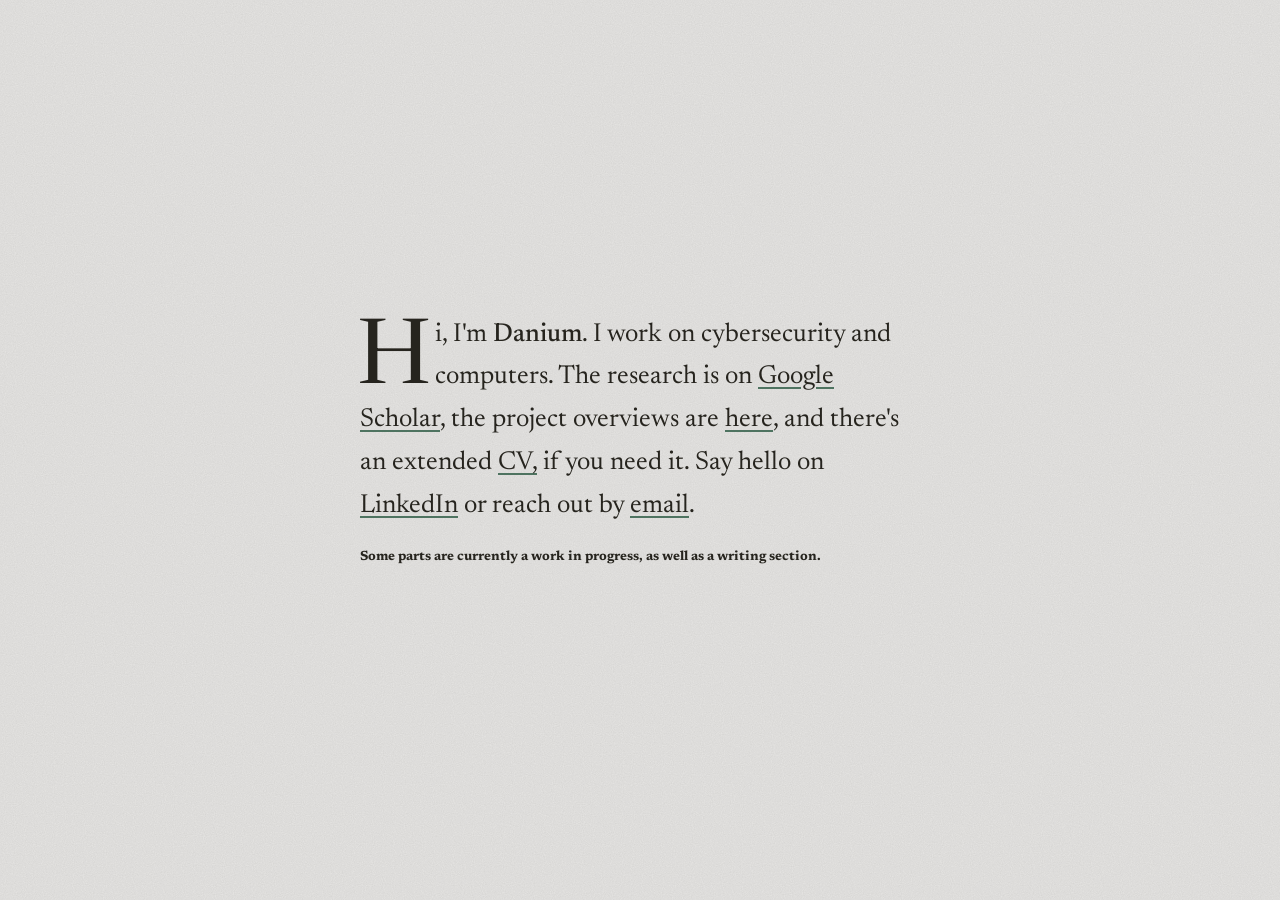
<file: index.html>
<!DOCTYPE html>
<html lang="en">
<head>
<meta charset="UTF-8">
<meta name="viewport" content="width=device-width, initial-scale=1.0">
<title>Danium Syed</title>
<meta name="description" content="Danium Syed — researcher and engineer working on security.">
<link rel="preconnect" href="https://fonts.googleapis.com">
<link rel="preconnect" href="https://fonts.gstatic.com" crossorigin>
<link href="https://fonts.googleapis.com/css2?family=Newsreader:ital,wght@0,400;0,500;1,400&display=swap" rel="stylesheet">
<link rel="stylesheet" href="assets/css/main.css">
</head>
<body class="home">

  <svg class="grain" xmlns="http://www.w3.org/2000/svg">
    <filter id="grain-filter">
      <feTurbulence type="fractalNoise" baseFrequency="0.9" numOctaves="2" seed="7" stitchTiles="stitch" result="noise"/>
      <feColorMatrix in="noise" type="matrix"
        values="0 0 0 0 0
                0 0 0 0 0
                0 0 0 0 0
                0 0 0 0.07 0"/>
    </filter>
    <rect width="100%" height="100%" filter="url(#grain-filter)"/>
  </svg>


  <main>
    <p class="intro">
      Hi, I'm <span class="name">Danium</span>. I work on cybersecurity and computers. The research is on <a href="https://scholar.google.com/citations?user=OWGHxCsAAAAJ&hl=en">Google Scholar</a>,
      the project overviews are <a href="projects.html">here</a>, and there's an extended <a href="/rendercv_output/Danium_Shahnowaz_Syed_CV.pdf">CV,</a>
      if you need it. Say hello on <a href="https://www.linkedin.com/in/danium-syed/">LinkedIn</a>
      or reach out by <a href="mailto:danium.syed@stu.khas.edu.tr">email</a>.
    </p>
    <h5> Some parts are currently a work in progress, as well as a writing section. </h5>
  </main>
  <!-- Cloudflare Web Analytics --><script type='module' src='https://static.cloudflareinsights.com/beacon.min.js' data-cf-beacon='{"token": "2175d826db28452ca806c9504b38528f"}'></script><!-- End Cloudflare Web Analytics -->
</body>
</html>
</file>
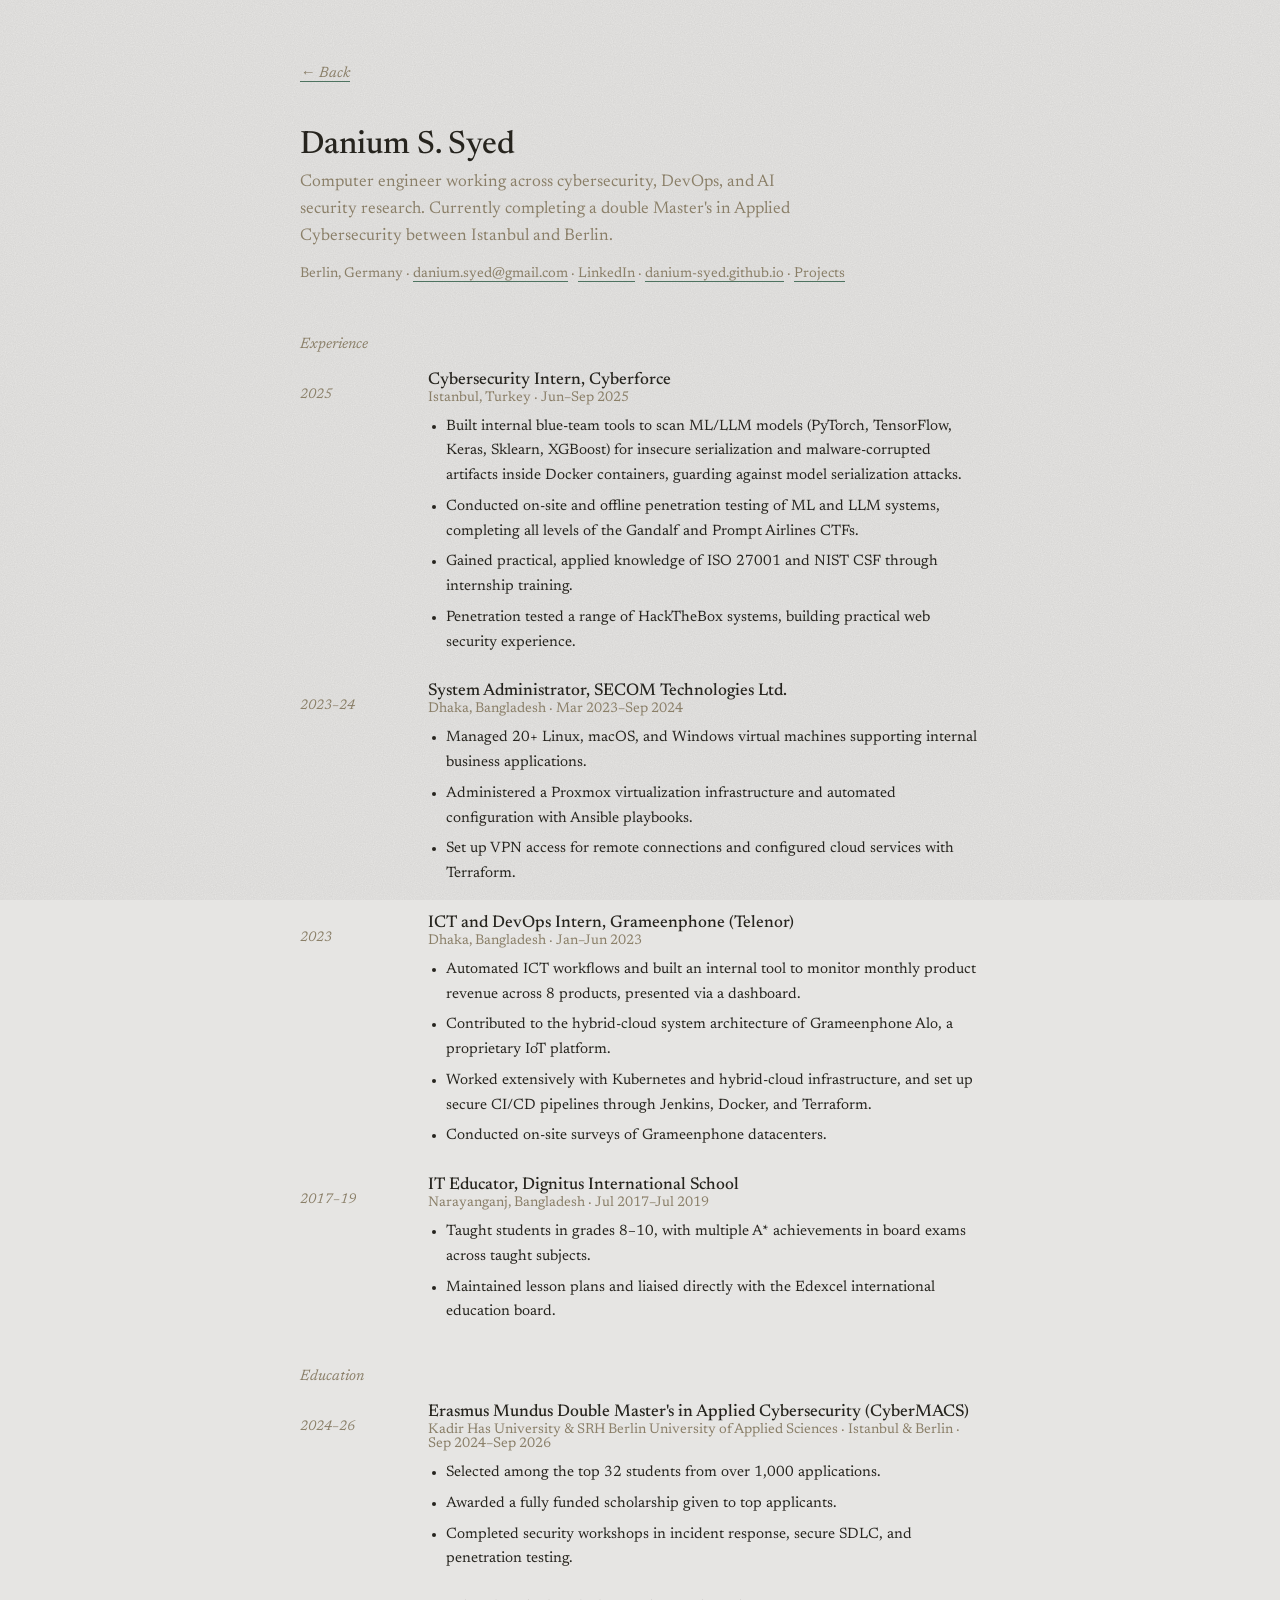
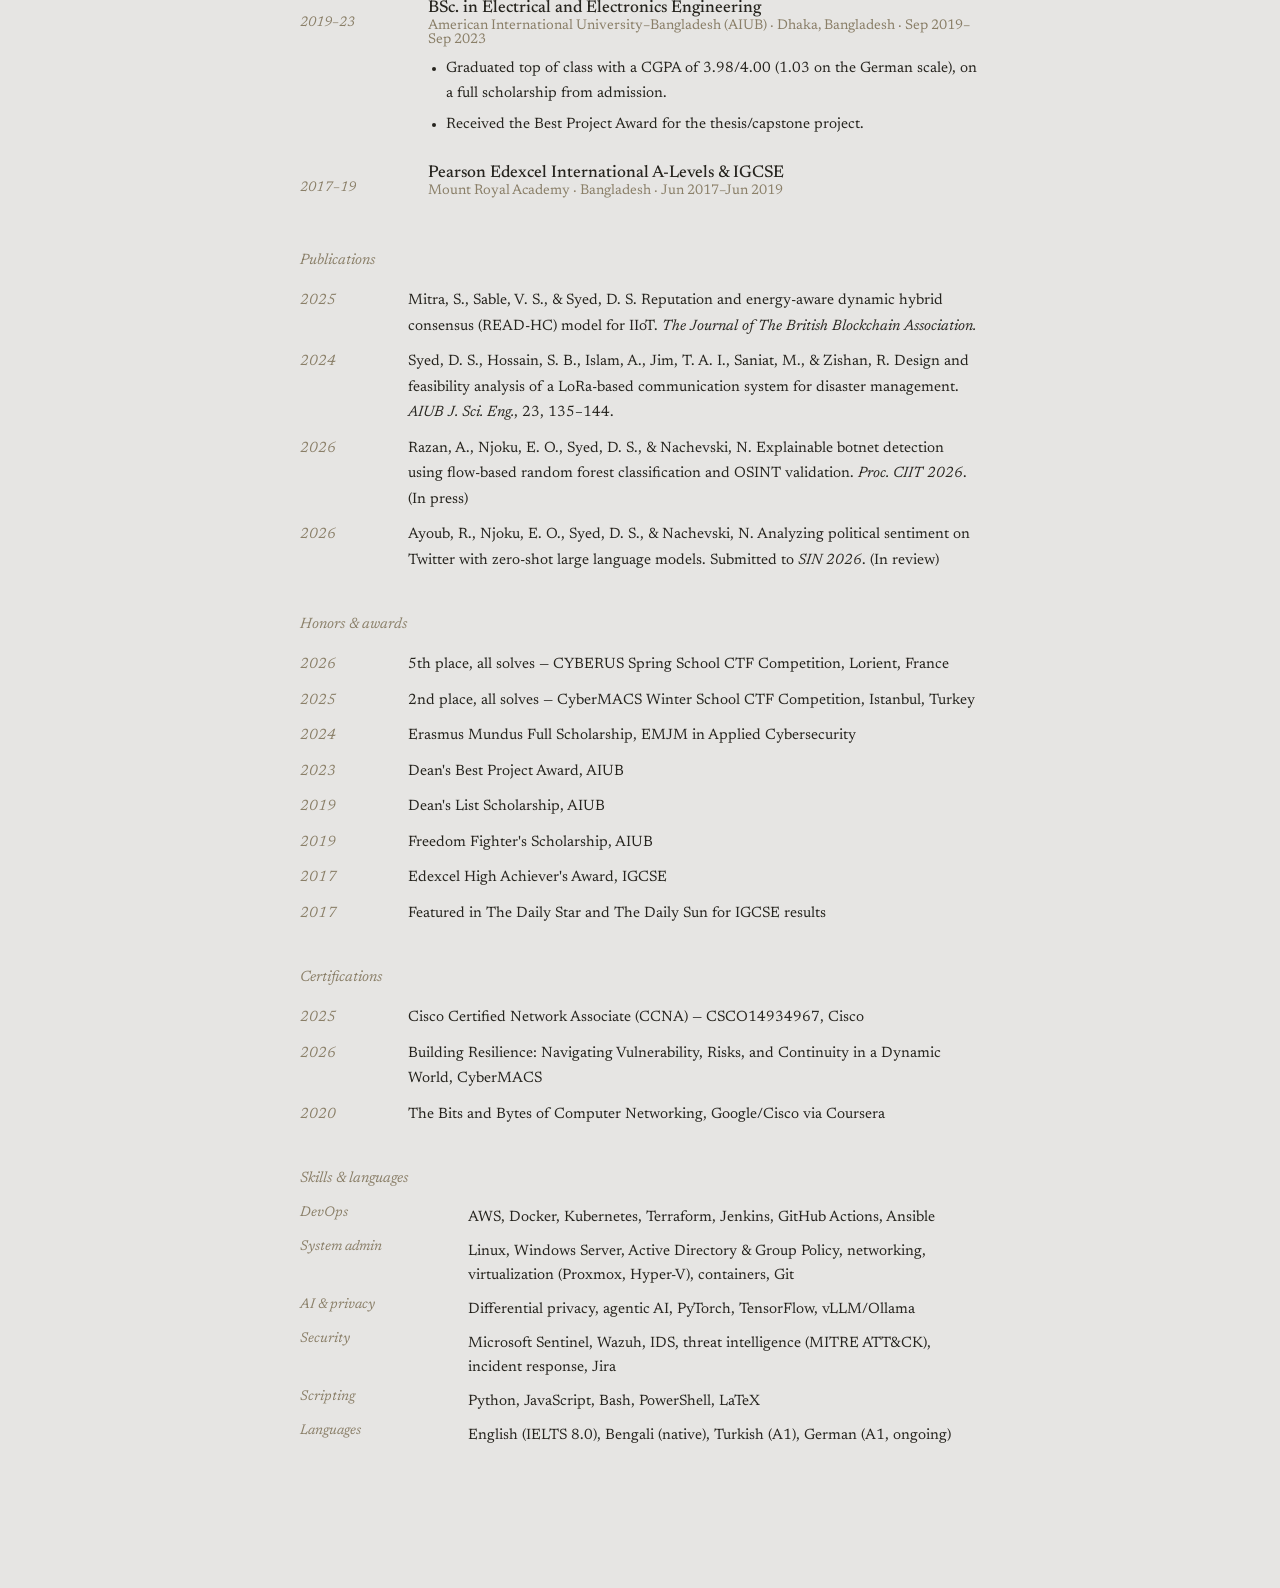
<file: cv.html>
<!DOCTYPE html>
<html lang="en">
<head>
<meta charset="UTF-8">
<meta name="viewport" content="width=device-width, initial-scale=1.0">
<title>CV — Danium Syed</title>
<meta name="description" content="Extended CV of Danium Syed — computer engineer working in cybersecurity, DevOps, and AI security research.">
<link rel="preconnect" href="https://fonts.googleapis.com">
<link rel="preconnect" href="https://fonts.gstatic.com" crossorigin>
<link href="https://fonts.googleapis.com/css2?family=Newsreader:ital,wght@0,400;0,500;1,400&display=swap" rel="stylesheet">
<link rel="stylesheet" href="assets/css/main.css">
</head>
<body class="cv-page">

  <svg class="grain" xmlns="http://www.w3.org/2000/svg">
    <filter id="grain-filter">
      <feTurbulence type="fractalNoise" baseFrequency="0.9" numOctaves="2" seed="7" stitchTiles="stitch" result="noise"/>
      <feColorMatrix in="noise" type="matrix"
        values="0 0 0 0 0
                0 0 0 0 0
                0 0 0 0 0
                0 0 0 0.07 0"/>
    </filter>
    <rect width="100%" height="100%" filter="url(#grain-filter)"/>
  </svg>

  <main>
    <a class="back-link" href="index.html">&larr; Back</a>

    <header class="page-header">
      <h1>Danium S. Syed</h1>
      <p class="tagline">Computer engineer working across cybersecurity, DevOps, and AI security research. Currently completing a double Master's in Applied Cybersecurity between Istanbul and Berlin.</p>
      <p class="contact">
        Berlin, Germany &middot;
        <a href="mailto:danium.syed@gmail.com">danium.syed@gmail.com</a> &middot;
        <a href="https://www.linkedin.com/in/danium-syed/">LinkedIn</a> &middot;
        <a href="https://danium-syed.github.io">danium-syed.github.io</a> &middot;
        <a href="projects.html">Projects</a>
      </p>
    </header>

    <section>
      <h2>Experience</h2>

      <div class="entry">
        <p class="when">2025</p>
        <div>
          <p class="role">Cybersecurity Intern, Cyberforce</p>
          <p class="place">Istanbul, Turkey &middot; Jun&ndash;Sep 2025</p>
          <ul>
            <li>Built internal blue-team tools to scan ML/LLM models (PyTorch, TensorFlow, Keras, Sklearn, XGBoost) for insecure serialization and malware-corrupted artifacts inside Docker containers, guarding against model serialization attacks.</li>
            <li>Conducted on-site and offline penetration testing of ML and LLM systems, completing all levels of the Gandalf and Prompt Airlines CTFs.</li>
            <li>Gained practical, applied knowledge of ISO 27001 and NIST CSF through internship training.</li>
            <li>Penetration tested a range of HackTheBox systems, building practical web security experience.</li>
          </ul>
        </div>
      </div>

      <div class="entry">
        <p class="when">2023&ndash;24</p>
        <div>
          <p class="role">System Administrator, SECOM Technologies Ltd.</p>
          <p class="place">Dhaka, Bangladesh &middot; Mar 2023&ndash;Sep 2024</p>
          <ul>
            <li>Managed 20+ Linux, macOS, and Windows virtual machines supporting internal business applications.</li>
            <li>Administered a Proxmox virtualization infrastructure and automated configuration with Ansible playbooks.</li>
            <li>Set up VPN access for remote connections and configured cloud services with Terraform.</li>
          </ul>
        </div>
      </div>

      <div class="entry">
        <p class="when">2023</p>
        <div>
          <p class="role">ICT and DevOps Intern, Grameenphone (Telenor)</p>
          <p class="place">Dhaka, Bangladesh &middot; Jan&ndash;Jun 2023</p>
          <ul>
            <li>Automated ICT workflows and built an internal tool to monitor monthly product revenue across 8 products, presented via a dashboard.</li>
            <li>Contributed to the hybrid-cloud system architecture of Grameenphone Alo, a proprietary IoT platform.</li>
            <li>Worked extensively with Kubernetes and hybrid-cloud infrastructure, and set up secure CI/CD pipelines through Jenkins, Docker, and Terraform.</li>
            <li>Conducted on-site surveys of Grameenphone datacenters.</li>
          </ul>
        </div>
      </div>

      <div class="entry">
        <p class="when">2017&ndash;19</p>
        <div>
          <p class="role">IT Educator, Dignitus International School</p>
          <p class="place">Narayanganj, Bangladesh &middot; Jul 2017&ndash;Jul 2019</p>
          <ul>
            <li>Taught students in grades 8&ndash;10, with multiple A* achievements in board exams across taught subjects.</li>
            <li>Maintained lesson plans and liaised directly with the Edexcel international education board.</li>
          </ul>
        </div>
      </div>
    </section>

    <section>
      <h2>Education</h2>

      <div class="entry">
        <p class="when">2024&ndash;26</p>
        <div>
          <p class="role">Erasmus Mundus Double Master's in Applied Cybersecurity (CyberMACS)</p>
          <p class="place">Kadir Has University &amp; SRH Berlin University of Applied Sciences &middot; Istanbul &amp; Berlin &middot; Sep 2024&ndash;Sep 2026</p>
          <ul>
            <li>Selected among the top 32 students from over 1,000 applications.</li>
            <li>Awarded a fully funded scholarship given to top applicants.</li>
            <li>Completed security workshops in incident response, secure SDLC, and penetration testing.</li>
          </ul>
        </div>
      </div>

      <div class="entry">
        <p class="when">2019&ndash;23</p>
        <div>
          <p class="role">BSc. in Electrical and Electronics Engineering</p>
          <p class="place">American International University&ndash;Bangladesh (AIUB) &middot; Dhaka, Bangladesh &middot; Sep 2019&ndash;Sep 2023</p>
          <ul>
            <li>Graduated top of class with a CGPA of 3.98/4.00 (1.03 on the German scale), on a full scholarship from admission.</li>
            <li>Received the Best Project Award for the thesis/capstone project.</li>
          </ul>
        </div>
      </div>

      <div class="entry">
        <p class="when">2017&ndash;19</p>
        <div>
          <p class="role">Pearson Edexcel International A-Levels &amp; IGCSE</p>
          <p class="place">Mount Royal Academy &middot; Bangladesh &middot; Jun 2017&ndash;Jun 2019</p>
        </div>
      </div>
    </section>

    <section>
      <h2>Publications</h2>
      <ul class="plain-list">
        <li><span class="when">2025</span>Mitra, S., Sable, V. S., &amp; Syed, D. S. Reputation and energy-aware dynamic hybrid consensus (READ-HC) model for IIoT. <em>The Journal of The British Blockchain Association.</em></li>
        <li><span class="when">2024</span>Syed, D. S., Hossain, S. B., Islam, A., Jim, T. A. I., Saniat, M., &amp; Zishan, R. Design and feasibility analysis of a LoRa-based communication system for disaster management. <em>AIUB J. Sci. Eng.</em>, 23, 135&ndash;144.</li>
        <li><span class="when">2026</span>Razan, A., Njoku, E. O., Syed, D. S., &amp; Nachevski, N. Explainable botnet detection using flow-based random forest classification and OSINT validation. <em>Proc. CIIT 2026</em>. (In press)</li>
        <li><span class="when">2026</span>Ayoub, R., Njoku, E. O., Syed, D. S., &amp; Nachevski, N. Analyzing political sentiment on Twitter with zero-shot large language models. Submitted to <em>SIN 2026</em>. (In review)</li>
      </ul>
    </section>

    <section>
      <h2>Honors &amp; awards</h2>
      <ul class="plain-list">
        <li><span class="when">2026</span>5th place, all solves &mdash; CYBERUS Spring School CTF Competition, Lorient, France</li>
        <li><span class="when">2025</span>2nd place, all solves &mdash; CyberMACS Winter School CTF Competition, Istanbul, Turkey</li>
        <li><span class="when">2024</span>Erasmus Mundus Full Scholarship, EMJM in Applied Cybersecurity</li>
        <li><span class="when">2023</span>Dean's Best Project Award, AIUB</li>
        <li><span class="when">2019</span>Dean's List Scholarship, AIUB</li>
        <li><span class="when">2019</span>Freedom Fighter's Scholarship, AIUB</li>
        <li><span class="when">2017</span>Edexcel High Achiever's Award, IGCSE</li>
        <li><span class="when">2017</span>Featured in The Daily Star and The Daily Sun for IGCSE results</li>
      </ul>
    </section>

    <section>
      <h2>Certifications</h2>
      <ul class="plain-list">
        <li><span class="when">2025</span>Cisco Certified Network Associate (CCNA) &mdash; CSCO14934967, Cisco</li>
        <li><span class="when">2026</span>Building Resilience: Navigating Vulnerability, Risks, and Continuity in a Dynamic World, CyberMACS</li>
        <li><span class="when">2020</span>The Bits and Bytes of Computer Networking, Google/Cisco via Coursera</li>
      </ul>
    </section>

    <section>
      <h2>Skills &amp; languages</h2>
      <dl class="skills-grid">
        <dt>DevOps</dt>
        <dd>AWS, Docker, Kubernetes, Terraform, Jenkins, GitHub Actions, Ansible</dd>

        <dt>System admin</dt>
        <dd>Linux, Windows Server, Active Directory &amp; Group Policy, networking, virtualization (Proxmox, Hyper-V), containers, Git</dd>

        <dt>AI &amp; privacy</dt>
        <dd>Differential privacy, agentic AI, PyTorch, TensorFlow, vLLM/Ollama</dd>

        <dt>Security</dt>
        <dd>Microsoft Sentinel, Wazuh, IDS, threat intelligence (MITRE ATT&amp;CK), incident response, Jira</dd>

        <dt>Scripting</dt>
        <dd>Python, JavaScript, Bash, PowerShell, LaTeX</dd>

        <dt>Languages</dt>
        <dd>English (IELTS 8.0), Bengali (native), Turkish (A1), German (A1, ongoing)</dd>
      </dl>
    </section>

  </main>

</body>
</html>
</file>
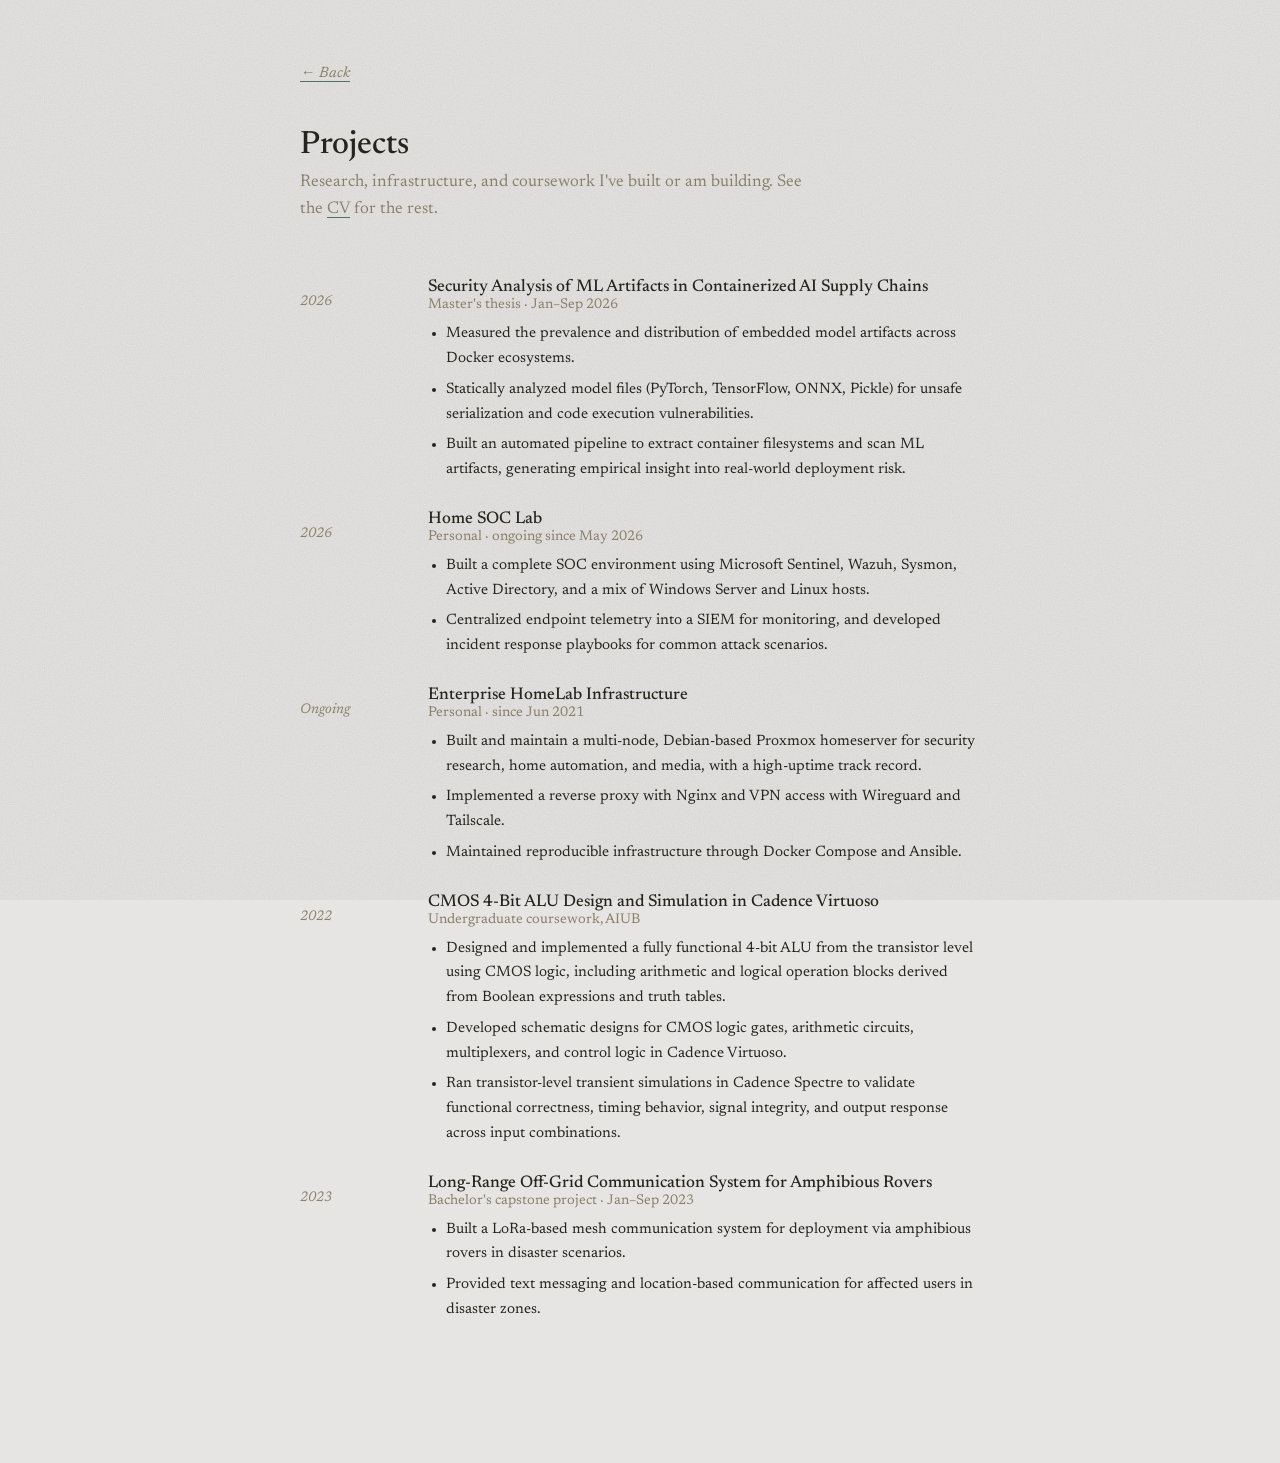
<file: projects.html>
<!DOCTYPE html>
<html lang="en">
<head>
<meta charset="UTF-8">
<meta name="viewport" content="width=device-width, initial-scale=1.0">
<title>Projects — Danium Syed</title>
<meta name="description" content="Projects by Danium Syed — security research, infrastructure, and coursework.">
<link rel="preconnect" href="https://fonts.googleapis.com">
<link rel="preconnect" href="https://fonts.gstatic.com" crossorigin>
<link href="https://fonts.googleapis.com/css2?family=Newsreader:ital,wght@0,400;0,500;1,400&display=swap" rel="stylesheet">
<link rel="stylesheet" href="assets/css/main.css">
</head>
<body class="projects-page">

  <svg class="grain" xmlns="http://www.w3.org/2000/svg">
    <filter id="grain-filter">
      <feTurbulence type="fractalNoise" baseFrequency="0.9" numOctaves="2" seed="7" stitchTiles="stitch" result="noise"/>
      <feColorMatrix in="noise" type="matrix"
        values="0 0 0 0 0
                0 0 0 0 0
                0 0 0 0 0
                0 0 0 0.07 0"/>
    </filter>
    <rect width="100%" height="100%" filter="url(#grain-filter)"/>
  </svg>

  <main>
    <a class="back-link" href="index.html">&larr; Back</a>

    <header class="page-header">
      <h1>Projects</h1>
      <p class="tagline">Research, infrastructure, and coursework I've built or am building. See the <a href="/rendercv_output/Danium_Shahnowaz_Syed_CV.pdf">CV</a> for the rest.</p>
    </header>

    <section>
      <div class="entry">
        <p class="when">2026</p>
        <div>
          <p class="role">Security Analysis of ML Artifacts in Containerized AI Supply Chains</p>
          <p class="place">Master's thesis &middot; Jan&ndash;Sep 2026</p>
          <ul>
            <li>Measured the prevalence and distribution of embedded model artifacts across Docker ecosystems.</li>
            <li>Statically analyzed model files (PyTorch, TensorFlow, ONNX, Pickle) for unsafe serialization and code execution vulnerabilities.</li>
            <li>Built an automated pipeline to extract container filesystems and scan ML artifacts, generating empirical insight into real-world deployment risk.</li>
          </ul>
        </div>
      </div>

      <div class="entry">
        <p class="when">2026</p>
        <div>
          <p class="role">Home SOC Lab</p>
          <p class="place">Personal &middot; ongoing since May 2026</p>
          <ul>
            <li>Built a complete SOC environment using Microsoft Sentinel, Wazuh, Sysmon, Active Directory, and a mix of Windows Server and Linux hosts.</li>
            <li>Centralized endpoint telemetry into a SIEM for monitoring, and developed incident response playbooks for common attack scenarios.</li>
          </ul>
        </div>
      </div>

      <div class="entry">
        <p class="when">Ongoing</p>
        <div>
          <p class="role">Enterprise HomeLab Infrastructure</p>
          <p class="place">Personal &middot; since Jun 2021</p>
          <ul>
            <li>Built and maintain a multi-node, Debian-based Proxmox homeserver for security research, home automation, and media, with a high-uptime track record.</li>
            <li>Implemented a reverse proxy with Nginx and VPN access with Wireguard and Tailscale.</li>
            <li>Maintained reproducible infrastructure through Docker Compose and Ansible.</li>
          </ul>
        </div>
      </div>

      <div class="entry">
        <p class="when">2022</p>
        <div>
          <p class="role">CMOS 4-Bit ALU Design and Simulation in Cadence Virtuoso</p>
          <p class="place">Undergraduate coursework, AIUB</p>
          <ul>
            <li>Designed and implemented a fully functional 4-bit ALU from the transistor level using CMOS logic, including arithmetic and logical operation blocks derived from Boolean expressions and truth tables.</li>
            <li>Developed schematic designs for CMOS logic gates, arithmetic circuits, multiplexers, and control logic in Cadence Virtuoso.</li>
            <li>Ran transistor-level transient simulations in Cadence Spectre to validate functional correctness, timing behavior, signal integrity, and output response across input combinations.</li>
          </ul>
        </div>
      </div>

      <div class="entry">
        <p class="when">2023</p>
        <div>
          <p class="role">Long-Range Off-Grid Communication System for Amphibious Rovers</p>
          <p class="place">Bachelor's capstone project &middot; Jan&ndash;Sep 2023</p>
          <ul>
            <li>Built a LoRa-based mesh communication system for deployment via amphibious rovers in disaster scenarios.</li>
            <li>Provided text messaging and location-based communication for affected users in disaster zones.</li>
          </ul>
        </div>
      </div>
    </section>

  </main>

</body>
</html>
</file>
<file: assets/css/main.css>
:root {
  --bg: #e6e5e3;
  --ink: #26241E;
  --ink-muted: #8A7F68;
  --underline: #4E7360;
  --underline-hover: #345847;
  --max-width: 560px;
}

* { box-sizing: border-box; }

html, body {
  margin: 0;
  padding: 0;
}

body {
  background: var(--bg);
  color: var(--ink);
  font-family: 'Newsreader', Georgia, serif;
  position: relative;
  overflow-x: hidden;
}

/* Grain overlay: fine SVG noise, low opacity, sits above the background,
   below the content. Purely generated — no image file, no extra bytes. */
.grain {
  position: fixed;
  inset: 0;
  width: 100%;
  height: 100%;
  pointer-events: none;
  z-index: 0;
}

main {
  position: relative;
  z-index: 1;
  max-width: var(--max-width);
  animation: fade-in 900ms ease both;
}

@keyframes fade-in {
  from { opacity: 0; }
  to { opacity: 1; }
}

a {
  color: inherit;
  text-decoration: underline;
  text-underline-offset: 4px;
  text-decoration-color: var(--underline);
  transition: text-decoration-color 150ms ease;
}

a:hover,
a:focus-visible {
  text-decoration-color: var(--underline-hover);
}

a:focus-visible {
  outline: 2px solid var(--underline-hover);
  outline-offset: 3px;
  border-radius: 2px;
}

@media (prefers-reduced-motion: reduce) {
  a { transition: none; }
  main { animation: none; }
}

/* ---------- Homepage ---------- */

body.home {
  display: flex;
  align-items: center;
  justify-content: center;
  min-height: 100vh;
  padding: 48px 24px;
}

p.intro {
  font-size: 26px;
  line-height: 1.65;
  margin: 0;
}

p.intro::first-letter {
  font-weight: 400;
}

/* initial-letter handles drop-cap sizing and baseline alignment using the
   font's real metrics — far more reliable than hand-tuning a float.
   Supported in Chrome, Edge, and Safari; Firefox falls through below. */
@supports (initial-letter: 2) or (-webkit-initial-letter: 2) {
  p.intro::first-letter {
    -webkit-initial-letter: 2 2;
    initial-letter: 2 2;
    margin-right: 6px;
  }
}

/* Browsers without initial-letter support (currently Firefox) get plain
   text here rather than a hand-styled fallback — enlarging ::first-letter
   without a float is prone to line-height overlap bugs in some engines,
   and a correct paragraph beats a glitchy drop cap. */

p.intro .name {
  font-weight: 500;
}

@media (max-width: 480px) {
  p.intro {
    font-size: 21px;
  }
}

/* ---------- Long-form pages (CV, projects) ---------- */

body.cv-page,
body.projects-page {
  --max-width: 680px;
  padding: 64px 24px 96px;
}

body.cv-page main,
body.projects-page main {
  margin: 0 auto;
}

.back-link {
  display: inline-block;
  font-style: italic;
  font-size: 15px;
  color: var(--ink-muted);
  margin-bottom: 48px;
}

header.page-header {
  margin-bottom: 56px;
}

header.page-header h1 {
  font-size: 32px;
  font-weight: 500;
  margin: 0 0 8px;
}

header.page-header p.tagline {
  font-size: 17px;
  color: var(--ink-muted);
  margin: 0 0 16px;
  max-width: 520px;
  line-height: 1.6;
}

header.page-header p.contact {
  font-size: 14px;
  color: var(--ink-muted);
  margin: 0;
}

header.page-header p.contact a {
  color: var(--ink-muted);
  text-decoration-color: var(--underline);
}

section {
  margin-bottom: 44px;
}

section > h2 {
  font-style: italic;
  font-weight: 400;
  font-size: 15px;
  color: var(--ink-muted);
  margin: 0 0 20px;
}

.entry {
  display: grid;
  grid-template-columns: 108px 1fr;
  gap: 4px 20px;
  margin-bottom: 28px;
}

.entry:last-child {
  margin-bottom: 0;
}

.entry .when {
  font-style: italic;
  font-size: 14px;
  color: var(--ink-muted);
  padding-top: 2px;
}

.entry .role {
  font-size: 17px;
  font-weight: 500;
  margin: 0 0 2px;
}

.entry .place {
  font-size: 14px;
  color: var(--ink-muted);
  margin: 0 0 10px;
}

.entry ul {
  margin: 0;
  padding-left: 18px;
}

.entry li {
  font-size: 15px;
  line-height: 1.65;
  margin-bottom: 6px;
}

.entry li:last-child {
  margin-bottom: 0;
}

.plain-list {
  list-style: none;
  margin: 0;
  padding: 0;
}

.plain-list li {
  font-size: 15px;
  line-height: 1.7;
  margin-bottom: 10px;
  padding-left: 108px;
  position: relative;
}

.plain-list li:last-child {
  margin-bottom: 0;
}

.plain-list li .when {
  position: absolute;
  left: 0;
  font-style: italic;
  color: var(--ink-muted);
}

.skills-grid {
  display: grid;
  grid-template-columns: 148px 1fr;
  gap: 10px 20px;
}

.skills-grid dt {
  font-size: 14px;
  color: var(--ink-muted);
  font-style: italic;
}

.skills-grid dd {
  font-size: 15px;
  margin: 0;
  line-height: 1.6;
}

@media (max-width: 560px) {
  .entry {
    grid-template-columns: 1fr;
    gap: 2px;
  }
  .entry .when {
    padding-top: 0;
  }
  .plain-list li {
    padding-left: 0;
  }
  .plain-list li .when {
    position: static;
    display: block;
  }
  .skills-grid {
    grid-template-columns: 1fr;
    gap: 2px 0;
  }
  .skills-grid dd {
    margin-bottom: 12px;
  }
}
</file>
